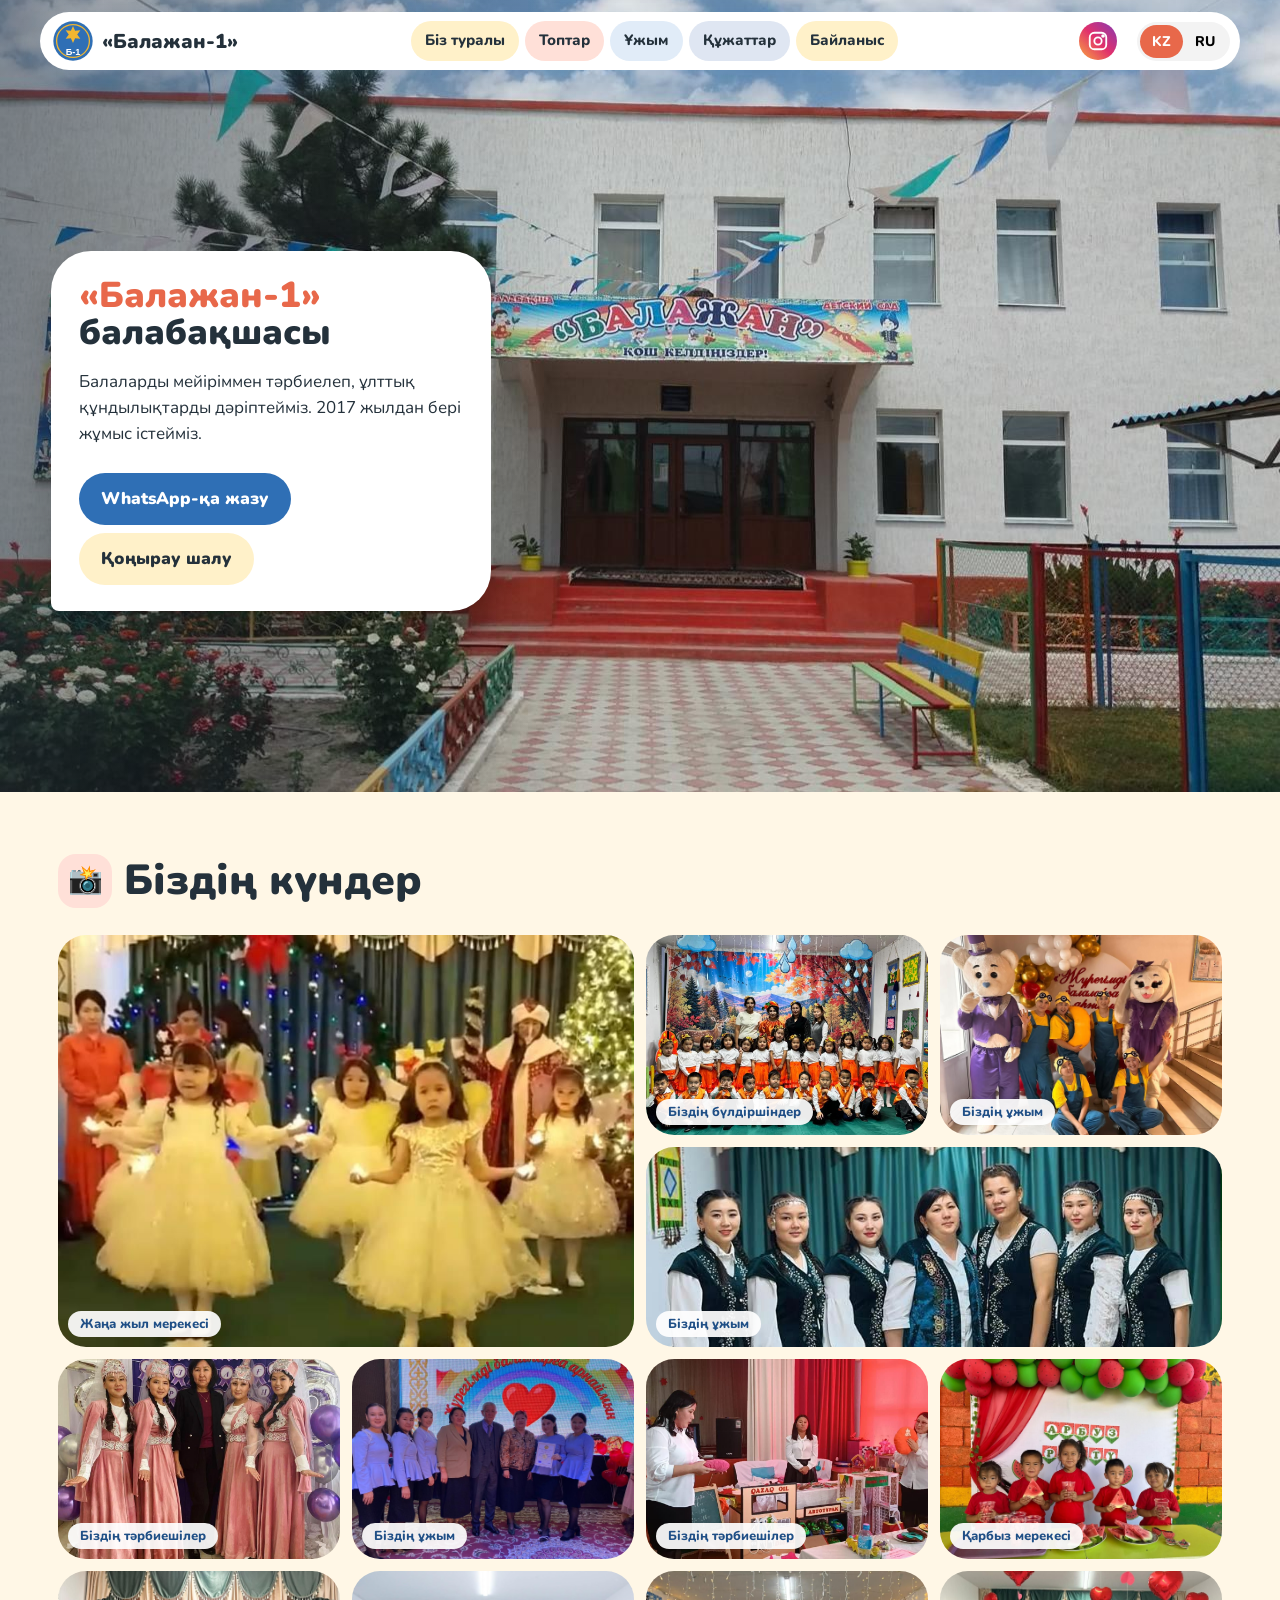
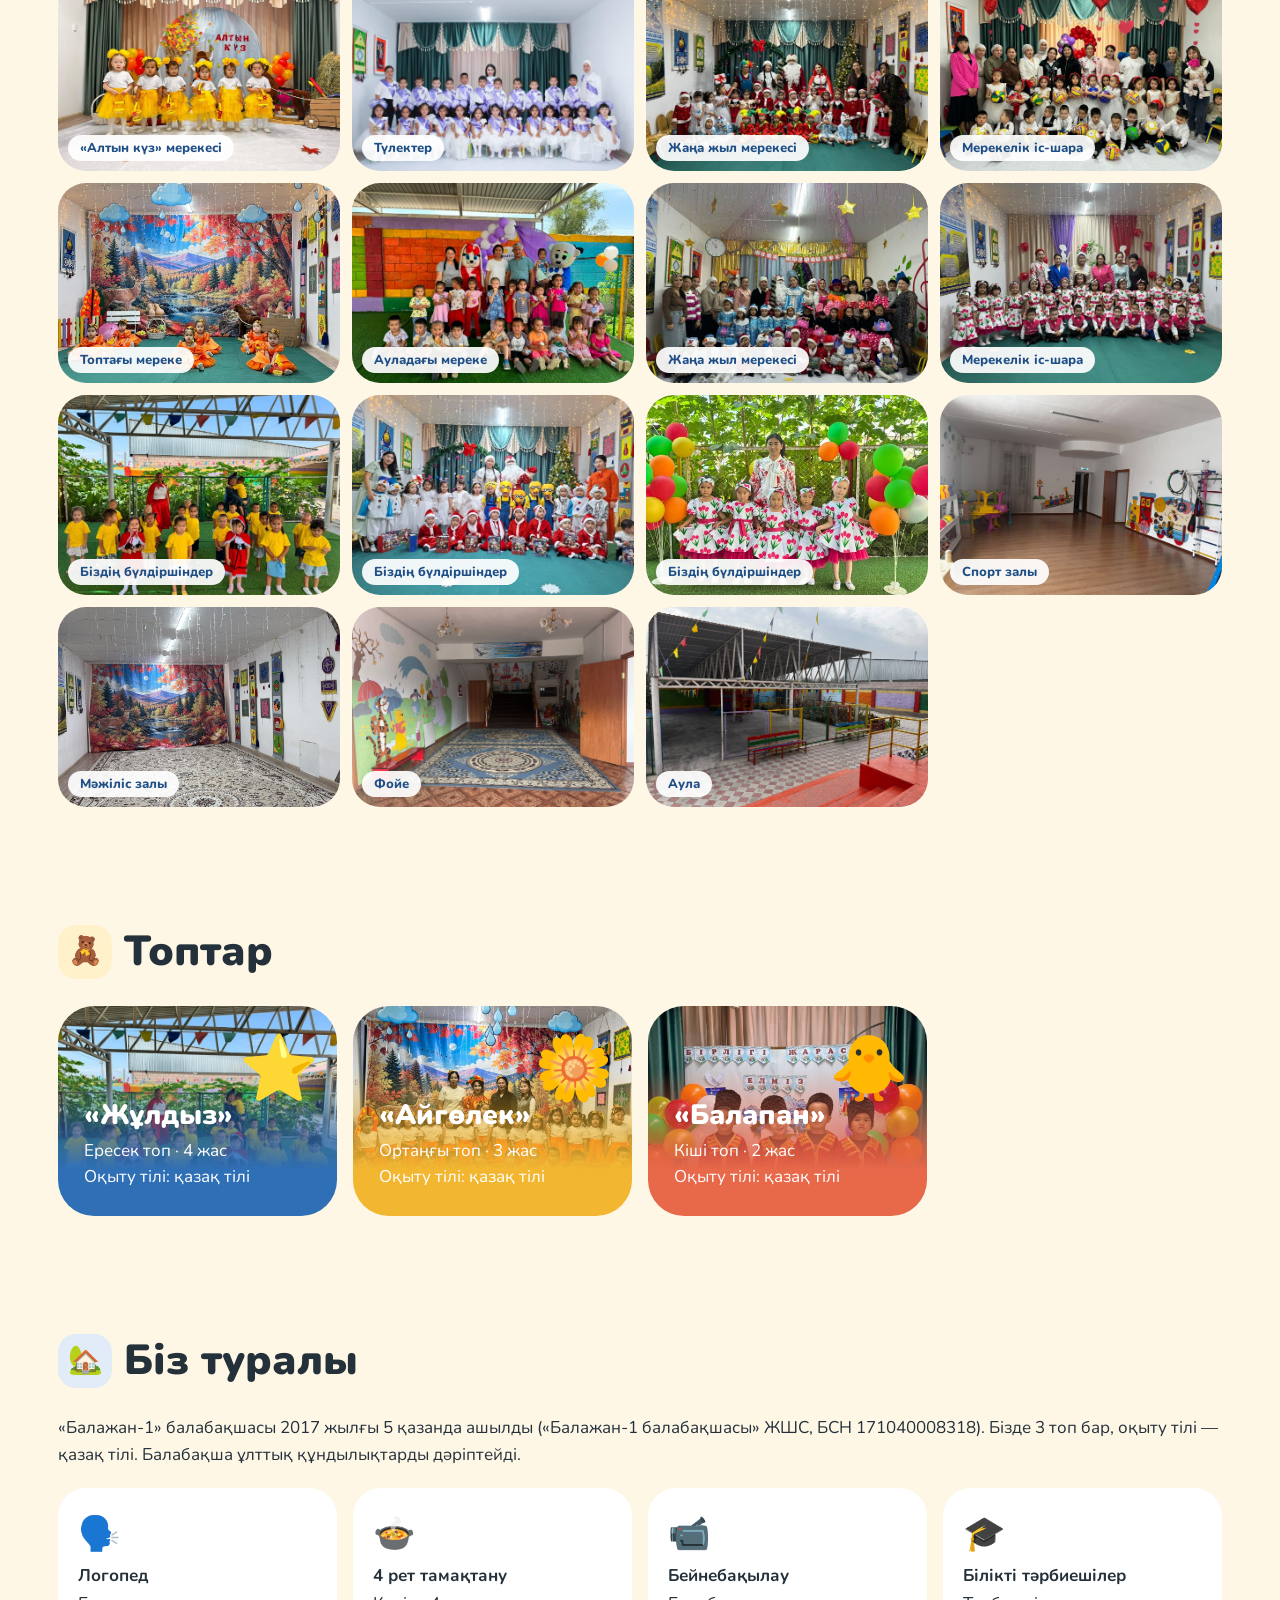
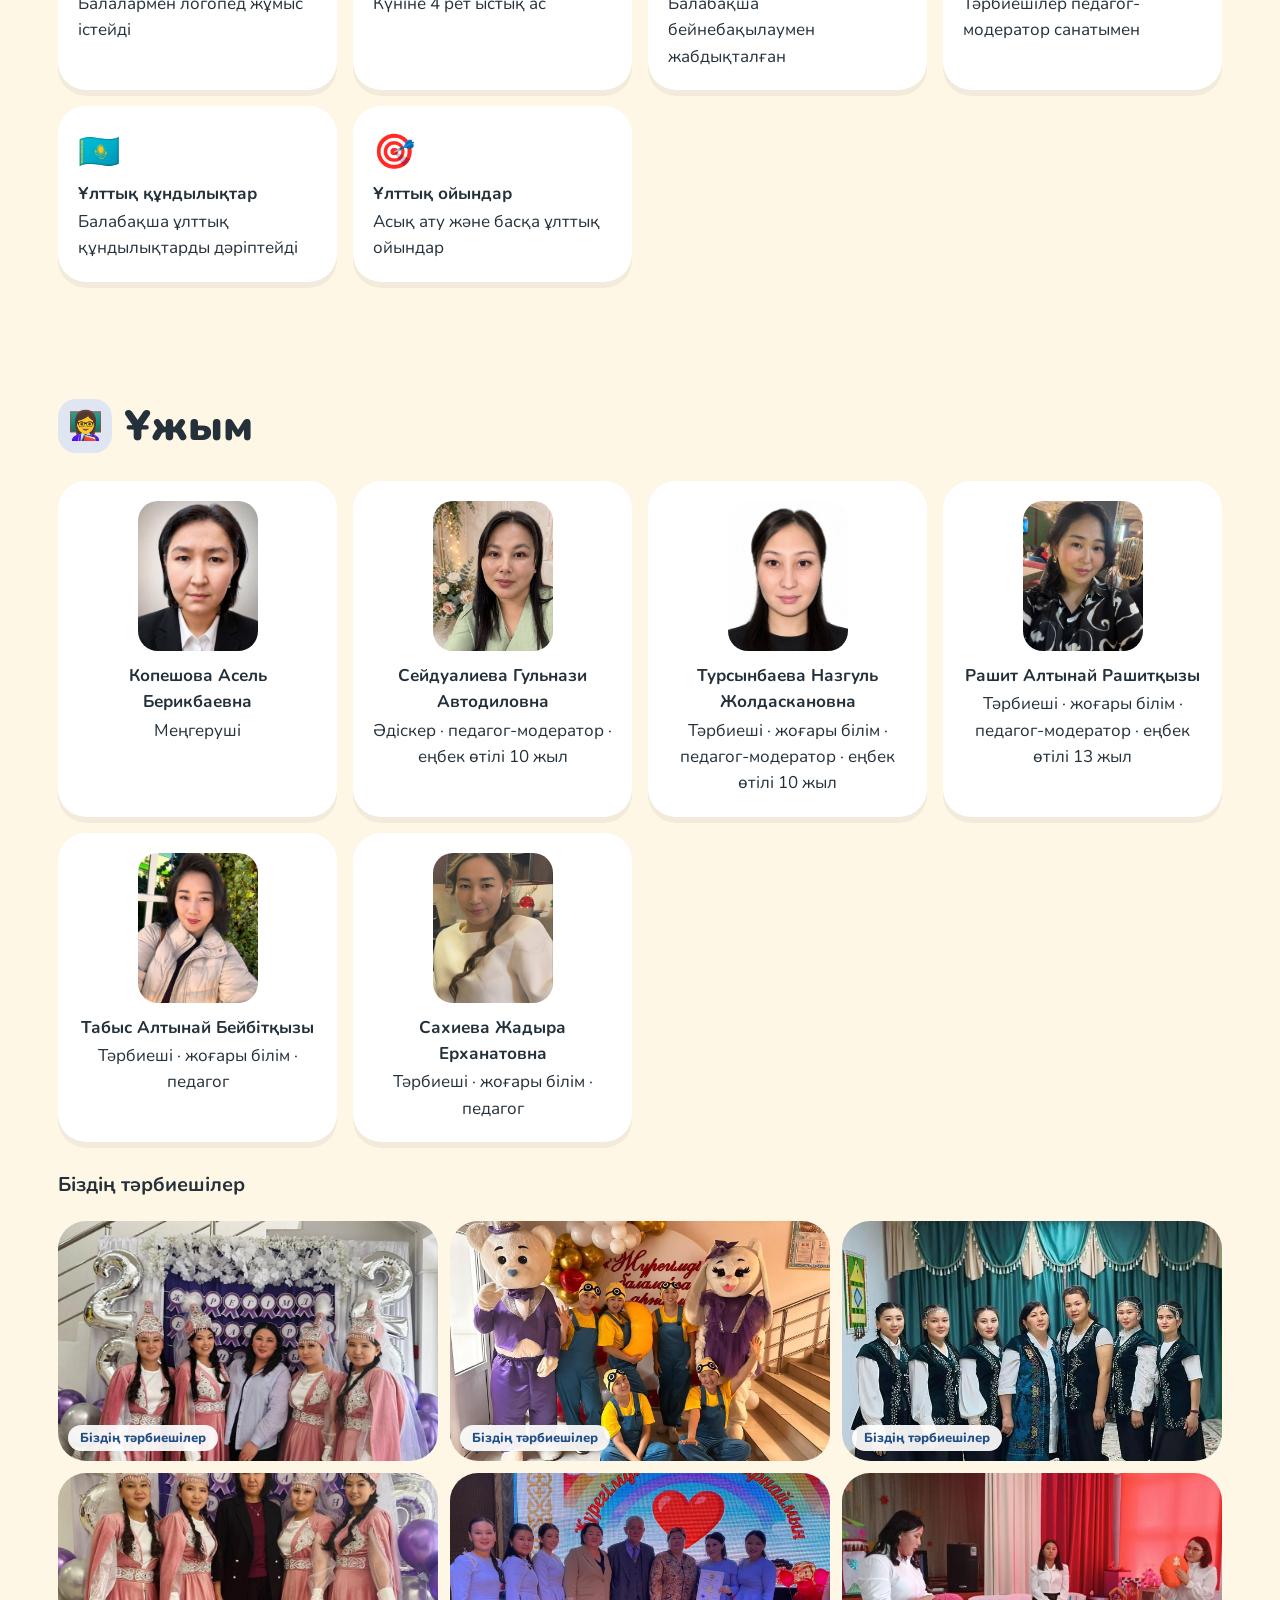
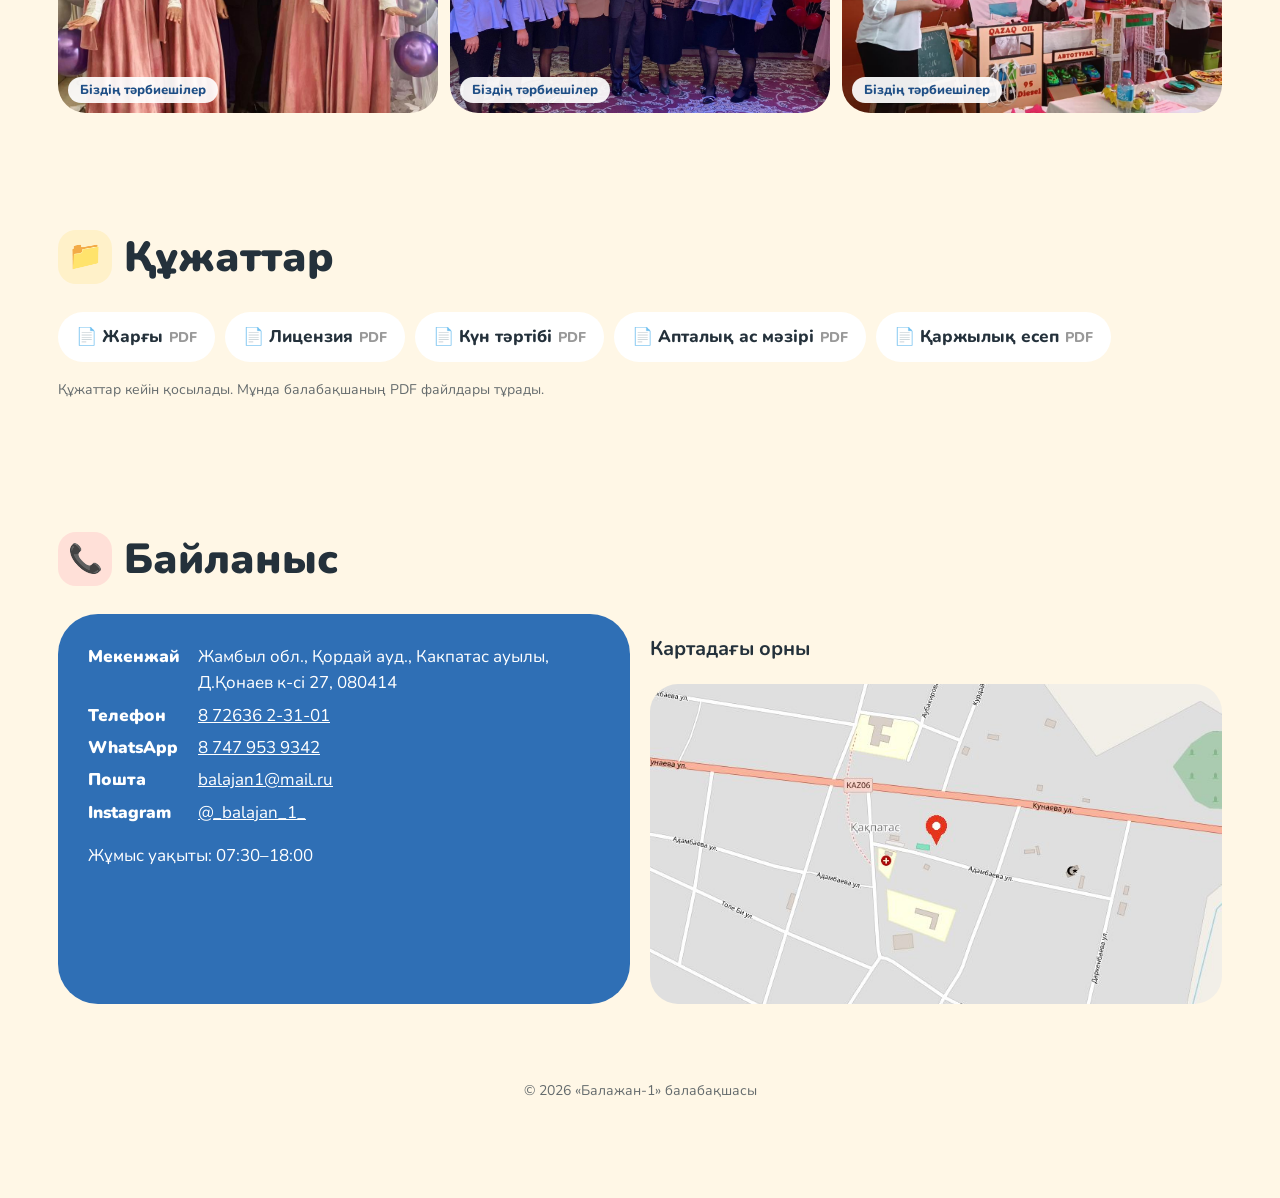
<file: index.html>
<!DOCTYPE html><html lang="kk"><head><meta charset="UTF-8"><meta name="viewport" content="width=device-width,initial-scale=1"><meta name="robots" content="noindex"><title>«Балажан-1» балабақшасы</title><link rel="icon" href="logo.svg">
<link rel="preconnect" href="https://fonts.googleapis.com"><link href="https://fonts.googleapis.com/css2?family=Nunito:wght@500;700;800;900&display=swap" rel="stylesheet">
<style>
:root{--teal:#2f6fb5;--yel:#f2b631;--cor:#e8684a;--vio:#1f4f86;--ink:#24313b;--bg:#fff7e6}
*{box-sizing:border-box}html{scroll-behavior:smooth;scroll-padding-top:90px}body{margin:0;font:17px/1.55 Nunito,"Segoe UI",Arial,sans-serif;color:var(--ink);background:var(--bg);padding-bottom:76px}img{display:block;max-width:100%}a{color:inherit}
.wrap{max-width:1200px;margin:auto;padding:0 18px}
header{position:fixed;top:12px;left:12px;right:12px;z-index:30;display:flex;align-items:center;gap:12px;background:#fff;border-radius:999px;padding:8px 10px 8px 12px;box-shadow:0 10px 30px rgba(47,111,181,.18);max-width:1200px;margin:auto}
.logo{display:flex;align-items:center;gap:8px;text-decoration:none;flex:none;font-weight:900;font-size:20px}.logo img{width:42px;height:42px}
nav{flex:1;display:flex;justify-content:center;gap:6px;min-width:0;overflow:hidden;height:40px;flex-wrap:wrap}
nav a{text-decoration:none;font-weight:800;padding:8px 14px;border-radius:999px;white-space:nowrap;font-size:15px}nav a:nth-child(4n+1){background:#fff1c9}nav a:nth-child(4n+2){background:#ffe0d8}nav a:nth-child(4n+3){background:#e1ecf8}nav a:nth-child(4n){background:#dfe6f2}
.lang{display:flex;background:#f3f3f3;border-radius:999px;padding:3px;flex:none;margin-left:auto}.lang button{border:0;background:none;border-radius:999px;padding:7px 12px;font:800 14px Nunito,sans-serif;cursor:pointer}.lang [aria-pressed=true]{background:var(--cor);color:#fff}
.tabs{display:none}
/* mobile: bottom tab bar instead of top menu */
.mob nav{display:none}.mob .tabs{display:flex;position:fixed;bottom:10px;left:10px;right:10px;z-index:30;background:#fff;border-radius:24px;box-shadow:0 -4px 24px rgba(0,0,0,.12);padding:6px;overflow-x:auto;gap:4px;scrollbar-width:none}.tabs::-webkit-scrollbar{display:none}
.tabs a{flex:1 0 auto;display:flex;flex-direction:column;align-items:center;text-decoration:none;font-size:11px;font-weight:800;padding:6px 8px;border-radius:16px;min-width:64px}.tabs a i{font-style:normal;font-size:22px}.tabs a.on{background:#fff1c9}
.hero{--heroimg:url(img/hero.jpg?v=6);position:relative;min-height:92vh;display:flex;align-items:flex-end;padding:110px 0 40px;background:url(img/hero.jpg?v=6) center 60%/cover}
.hero:after{content:"";position:absolute;inset:0;background:linear-gradient(180deg,transparent 40%,rgba(36,49,59,.55))}
.hcard{position:relative;z-index:1;background:#fff;border-radius:40px 40px 40px 8px;padding:26px 28px;max-width:560px;box-shadow:0 20px 40px rgba(0,0,0,.2)}.hcard h1{margin:0 0 8px;font-size:clamp(30px,6vw,52px);line-height:1.05;font-weight:900}.hcard h1 em{color:var(--cor);font-style:normal}
.demo{display:inline-block;background:var(--yel);border-radius:999px;padding:2px 12px;font-size:12px;font-weight:800;margin-bottom:10px}
.btn{display:inline-block;margin:8px 8px 0 0;padding:13px 22px;border-radius:999px;font-weight:900;text-decoration:none}.b1{background:var(--teal);color:#fff}.b2{background:#fff1c9}
section{padding:56px 0}h2{font-size:clamp(28px,5vw,42px);font-weight:900;margin:0 0 22px;display:flex;align-items:center;gap:12px}h2 i{font-style:normal;width:54px;height:54px;border-radius:18px;display:grid;place-items:center;font-size:28px}#lang{margin-left:auto;flex:none}
.mosaic{display:grid;gap:12px;grid-template-columns:repeat(2,1fr);grid-auto-rows:150px}.mosaic figure{position:relative;margin:0;min-height:0}.mosaic figcaption{position:absolute;left:10px;bottom:10px;right:10px;background:rgba(255,255,255,.92);color:#1f4f86;border-radius:999px;padding:3px 12px;font-size:13px;font-weight:800;width:fit-content}.mosaic img{width:100%;height:100%;object-fit:cover;border-radius:28px}.mosaic figure:first-child{grid-column:span 2;grid-row:span 2}
@media(min-width:800px){.mosaic{grid-template-columns:repeat(4,1fr);grid-auto-rows:200px}.mosaic figure:first-child{grid-column:span 2;grid-row:span 2}.mosaic figure:nth-child(4){grid-column:span 2}}
.tiles{list-style:none;padding:0;margin:0;display:grid;gap:16px;grid-template-columns:repeat(auto-fill,minmax(240px,1fr))}.tiles.g li{background:var(--c);color:#fff;border-radius:36px;padding:26px;min-height:210px;display:flex;flex-direction:column;justify-content:flex-end;position:relative;overflow:hidden}
.tiles.g .ge{position:absolute;top:14px;right:18px;font-size:64px}.tiles.g b{font-size:28px;font-weight:900}
.feat li,.stf li{background:#fff;border-radius:28px;padding:20px;display:flex;flex-direction:column;gap:2px;box-shadow:0 6px 0 rgba(0,0,0,.05)}.fi{font-size:34px}
.stf li{align-items:center;text-align:center}.av{width:84px;height:84px;border-radius:40% 60% 55% 45%;display:grid;place-items:center;font-size:26px;font-weight:900;color:#fff;margin-bottom:8px}.stf li:nth-child(4n+1) .av{background:var(--cor)}.stf li:nth-child(4n+2) .av{background:var(--teal)}.stf li:nth-child(4n+3) .av{background:var(--yel)}.stf li:nth-child(4n) .av{background:var(--vio)}
.nws{display:flex;gap:16px;overflow-x:auto;scroll-snap-type:x mandatory;padding-bottom:10px}.nws article{flex:0 0 min(320px,85%);scroll-snap-align:start;background:#fff;border-radius:32px;overflow:hidden}.nws img{aspect-ratio:4/3;object-fit:cover;width:100%}.nws div{padding:16px 20px}.nws time{background:#ffe0d8;border-radius:999px;padding:2px 10px;font-size:13px;font-weight:800}.nws h3{margin:8px 0 4px}
.dcs{list-style:none;padding:0;display:flex;flex-wrap:wrap;gap:10px}.dcs li{background:#fff;border-radius:999px;padding:12px 18px;font-weight:800}.dcs a{text-decoration:none}.dcs small{margin-left:6px;color:#999}
.sym li{background:#fff;border-radius:28px;padding:20px;display:flex;flex-direction:column;align-items:center;gap:8px}.sym svg{width:100px;height:64px}
.cnt{background:var(--teal);color:#fff;border-radius:40px;padding:30px}.cnt a{color:#fff}dl{display:grid;grid-template-columns:max-content 1fr;gap:6px 18px;margin:0 0 10px}dt{font-weight:900}dd{margin:0}
.mosaic .ph{border-radius:28px;background:repeating-linear-gradient(45deg,#dfe9f6 0 18px,#eef4fb 18px 36px);border:3px dashed #9db7d8;display:grid;place-items:center;font-weight:900;color:#1f4f86;text-align:center;padding:8px}.mosaic .ph:first-child{grid-column:span 2;grid-row:span 2}@media(min-width:800px){.mosaic .ph:nth-child(4){grid-column:span 2}}.hph{position:absolute;top:110px;right:24px;z-index:1;background:#fff;border:3px dashed #9db7d8;border-radius:999px;padding:8px 16px;font-weight:900;color:#1f4f86}.phl{position:absolute;top:16px;left:18px;background:rgba(255,255,255,.9);color:#1f4f86;border:2px dashed #9db7d8;border-radius:999px;padding:2px 10px;font-size:13px;font-weight:800}.stf li{position:relative}.phl.dark{position:static;margin-bottom:8px}.ct{display:grid;gap:20px}@media(min-width:860px){.ct{grid-template-columns:1fr 1fr}}.ct iframe{width:100%;height:320px;border:0;border-radius:28px}dd{overflow-wrap:anywhere}.ab{display:flex;gap:20px;align-items:flex-start;margin-bottom:20px}.ab p{flex:1;margin:0}.ab img{width:180px;height:auto;border-radius:24px;flex:none}@media(max-width:600px){.ab{flex-direction:column}.ab img{width:160px}}.tiles.g li{background:linear-gradient(180deg,transparent 30%,var(--c) 78%),var(--im) center 30%/cover}.hero .wrap{width:100%}footer{text-align:center;padding:20px;font-size:14px;opacity:.7}
#tch figure{grid-column:auto!important;grid-row:auto!important}#tch{grid-template-columns:repeat(2,1fr)}@media(min-width:800px){#tch{grid-template-columns:repeat(3,1fr);grid-auto-rows:240px}}@media(max-width:1023px){.hero{display:block;min-height:0;padding:0 0 8px;background:none}.hero:before{content:"";display:block;aspect-ratio:4/3;max-height:68vh;width:100%;background:var(--heroimg) center 60%/cover}.hero:after{display:none}.hero .wrap{position:relative;z-index:1}.hcard{margin:-36px auto 0;max-width:640px;padding:16px 20px;border-radius:28px 28px 28px 8px}.hcard h1{font-size:clamp(24px,5vw,38px)}.hcard .btn{padding:9px 16px;font-size:14px}}@media(max-width:480px){.hcard p{display:none}}@media(max-width:520px){.tabs a{flex:1 1 0;min-width:0;padding:5px 1px;font-size:10px;letter-spacing:-.2px;white-space:nowrap}.tabs a i{font-size:20px}}@media(min-width:1024px){.hero{background:var(--heroimg) center 60%/cover no-repeat;min-height:88vh;align-items:center}.hero:after{background:linear-gradient(90deg,rgba(36,49,59,.45) 0,rgba(36,49,59,.15) 32%,transparent 45%)}.hero .wrap{max-width:none;padding-left:clamp(24px,4vw,64px)}.hero .hcard{max-width:min(440px,36vw);margin:0}.hero h1{font-size:clamp(28px,2.8vw,44px);overflow-wrap:anywhere}}.igt{display:inline-flex;align-items:center;justify-content:center;width:38px;height:38px;border-radius:50%;background:linear-gradient(45deg,#f9a93e,#e1306c,#833ab4);color:#fff;margin:0 8px;flex:none}.mapimg{width:100%;height:320px;object-fit:cover;border-radius:28px;display:block}.stf .pt{width:120px;height:150px;object-fit:cover;object-position:center 25%;border-radius:20px;display:block;margin:0 auto 10px}.nws{display:grid;gap:18px;grid-template-columns:repeat(auto-fill,minmax(260px,1fr))}.nws article{background:#fff;border-radius:22px;overflow:hidden;box-shadow:0 4px 18px rgba(0,0,0,.06)}.nws img{width:100%;aspect-ratio:4/3;object-fit:cover;display:block}.nws div{padding:14px 16px}.nws time{font-size:13px;opacity:.6}.nws h3{margin:6px 0}
</style></head><body>
<header><a class="logo" href="#top"><img src="logo.svg" alt=""><span data-t="brand"></span></a><nav id="nav"></nav><a class="igt" href="https://instagram.com/_balajan_1_" target="_blank" rel="noopener" aria-label="Instagram"><svg viewBox="0 0 24 24" width="22" height="22" fill="none" stroke="currentColor" stroke-width="2"><rect x="3" y="3" width="18" height="18" rx="5"/><circle cx="12" cy="12" r="4"/><circle cx="17.5" cy="6.5" r="1" fill="currentColor"/></svg></a><span id="lang"></span></header>
<div class="tabs" id="tabs"></div>
<main id="top">
<section class="hero"><div class="wrap"><div class="hcard"><h1 id="h1"></h1><p data-t="heroL"></p><a class="btn b1" href="https://wa.me/77479539342" data-t="wa"></a><a class="btn b2" href="tel:+77263623101" data-t="call"></a></div></div></section>
<section id="news" hidden><div class="wrap"><h2><i style="background:#e1ecf8">📰</i><span data-t="newsT"></span></h2><div class="nws" id="nws"></div></div></section>
<section><div class="wrap"><h2><i style="background:#ffe0d8">📸</i><span data-t="gallery"></span></h2><div class="mosaic" id="gal"></div></div></section>
<section id="groups"><div class="wrap"><h2><i style="background:#fff1c9">🧸</i><span data-n="groups"></span></h2><ul class="tiles g" id="grp"></ul></div></section>
<section id="about"><div class="wrap"><h2><i style="background:#e1ecf8">🏡</i><span data-n="about"></span></h2><div class="ab" style="display:block"><p data-t="aboutP" style="max-width:none;margin:0 0 18px"></p></div><ul class="tiles feat" id="feats"></ul></div></section>
<section id="staff"><div class="wrap"><h2><i style="background:#dfe6f2">👩‍🏫</i><span data-n="staff"></span></h2><ul class="tiles stf" id="stf"></ul><h3 data-t="teachT" style="margin-top:28px"></h3><div class="mosaic" id="tch"></div></div></section>
<section id="docs"><div class="wrap"><h2><i style="background:#fff1c9">📁</i><span data-n="docs"></span></h2><ul class="dcs" id="dcs"></ul><p data-t="docsNote" style="opacity:.7;font-size:14px"></p></div></section>
<section id="contacts"><div class="wrap"><h2><i style="background:#ffe0d8">📞</i><span data-n="contacts"></span></h2><div class="ct"><div class="cnt" id="cnt"></div><div><h3 data-t="mapT"></h3><a target="_blank" rel="noopener" href="https://2gis.kz/search/%D0%9A%D0%B0%D0%BA%D0%BF%D0%B0%D1%82%D0%B0%D1%81%2C%20%D1%83%D0%BB%D0%B8%D1%86%D0%B0%20%D0%9A%D0%BE%D0%BD%D0%B0%D0%B5%D0%B2%D0%B0%2C%2027" aria-label="2GIS"><img class="mapimg" loading="lazy" alt="2GIS" src="img/map.jpg?v=6"></a></div></div></div></section>
</main><footer data-t="foot"></footer>
<script src="data.js?v=8"></script><script src="render.js?v=8"></script><script>
const $=id=>document.getElementById(id),R=document.documentElement,IC={about:'🏡',groups:'🧸',staff:'👩‍🏫',docs:'📁',symbols:'🇰🇿',contacts:'📞'};
function fit(){R.classList.remove('mob');if(innerWidth<1000){R.classList.add('mob');return}fitNav($('nav'),'mob')}
const GAL=[['14', 'Жаңа жыл мерекесі', 'Новогодний утренник'], ['17', 'Біздің бүлдіршіндер', 'Наши малыши'], ['20', 'Біздің ұжым', 'Наш коллектив'], ['21', 'Біздің ұжым', 'Наш коллектив'], ['22', 'Біздің тәрбиешілер', 'Наши воспитатели'], ['23', 'Біздің ұжым', 'Наш коллектив'], ['24', 'Біздің тәрбиешілер', 'Наши воспитатели'], ['04', 'Қарбыз мерекесі', 'Праздник арбуза'], ['09', '«Алтын күз» мерекесі', 'Праздник «Золотая осень»'], ['10', 'Түлектер', 'Выпускники'], ['05', 'Жаңа жыл мерекесі', 'Новогодний утренник'], ['11', 'Мерекелік іс-шара', 'Праздничное мероприятие'], ['08', 'Топтағы мереке', 'Праздник в группе'], ['07', 'Ауладағы мереке', 'Праздник во дворе'], ['12', 'Жаңа жыл мерекесі', 'Новогодний утренник'], ['06', 'Мерекелік іс-шара', 'Праздничное мероприятие'], ['13', 'Біздің бүлдіршіндер', 'Наши малыши'], ['16', 'Біздің бүлдіршіндер', 'Наши малыши'], ['18', 'Біздің бүлдіршіндер', 'Наши малыши'], ['01', 'Спорт залы', 'Спортзал'], ['26', 'Мәжіліс залы', 'Актовый зал'], ['02', 'Фойе', 'Фойе'], ['03', 'Аула', 'Двор']],TCH=['19','20','21','22','23','24'];window.fig=(n,c)=>`<figure><img src="${n.includes('/')?n:'img/wa/'+n+'.jpg'}" alt="${c}" loading="lazy"><figcaption>${c}</figcaption></figure>`;
window.render=()=>{S.i18n();const G=D.gallery&&D.gallery.length?D.gallery:GAL,TT=D.teachers&&D.teachers.length?D.teachers:TCH;$('gal').innerHTML=G.map(g=>fig(g[0],g[1+L()])).join('');$('tch').innerHTML=TT.map(n=>fig(n,T('teachT'))).join('');document.querySelectorAll('[data-n]').forEach(e=>e.textContent=S.title(e.dataset.n));$('h1').innerHTML=D.h1?D.h1[L()].replace(/(«[^»]*»)/,'<em>$1</em>'):(L()?'Детский сад <em>«Балажан-1»</em>':'<em>«Балажан-1»</em> балабақшасы');if(D.hero){const h=document.querySelector('.hero');h.style.setProperty('--heroimg',`url(${D.hero})`);h.style.backgroundImage=`url(${D.hero})`}const nw=$('news');if(D.news&&D.news.length){nw.hidden=false;$('nws').innerHTML=S.news()}else nw.hidden=true;$('nav').innerHTML=S.nav();$('tabs').innerHTML=D.nav.map(n=>`<a href="#${n[0]}"><i>${IC[n[0]]}</i>${n[1+L()]}</a>`).join('');$('lang').innerHTML=S.lang();$('feats').innerHTML=S.feats();$('grp').innerHTML=S.groups();$('stf').innerHTML=S.staff();$('dcs').innerHTML=S.docs();$('cnt').innerHTML=S.contacts();document.title=T('heroT');fit()};
render();fetch('data/site.json?t='+Date.now(),{cache:'no-store'}).then(r=>r.ok?r.json():null).then(j=>{if(j){applySite(j);render()}}).catch(()=>{});addEventListener('resize',fit);addEventListener('load',fit);document.fonts&&document.fonts.ready.then(fit);
</script></body></html>
</file>
